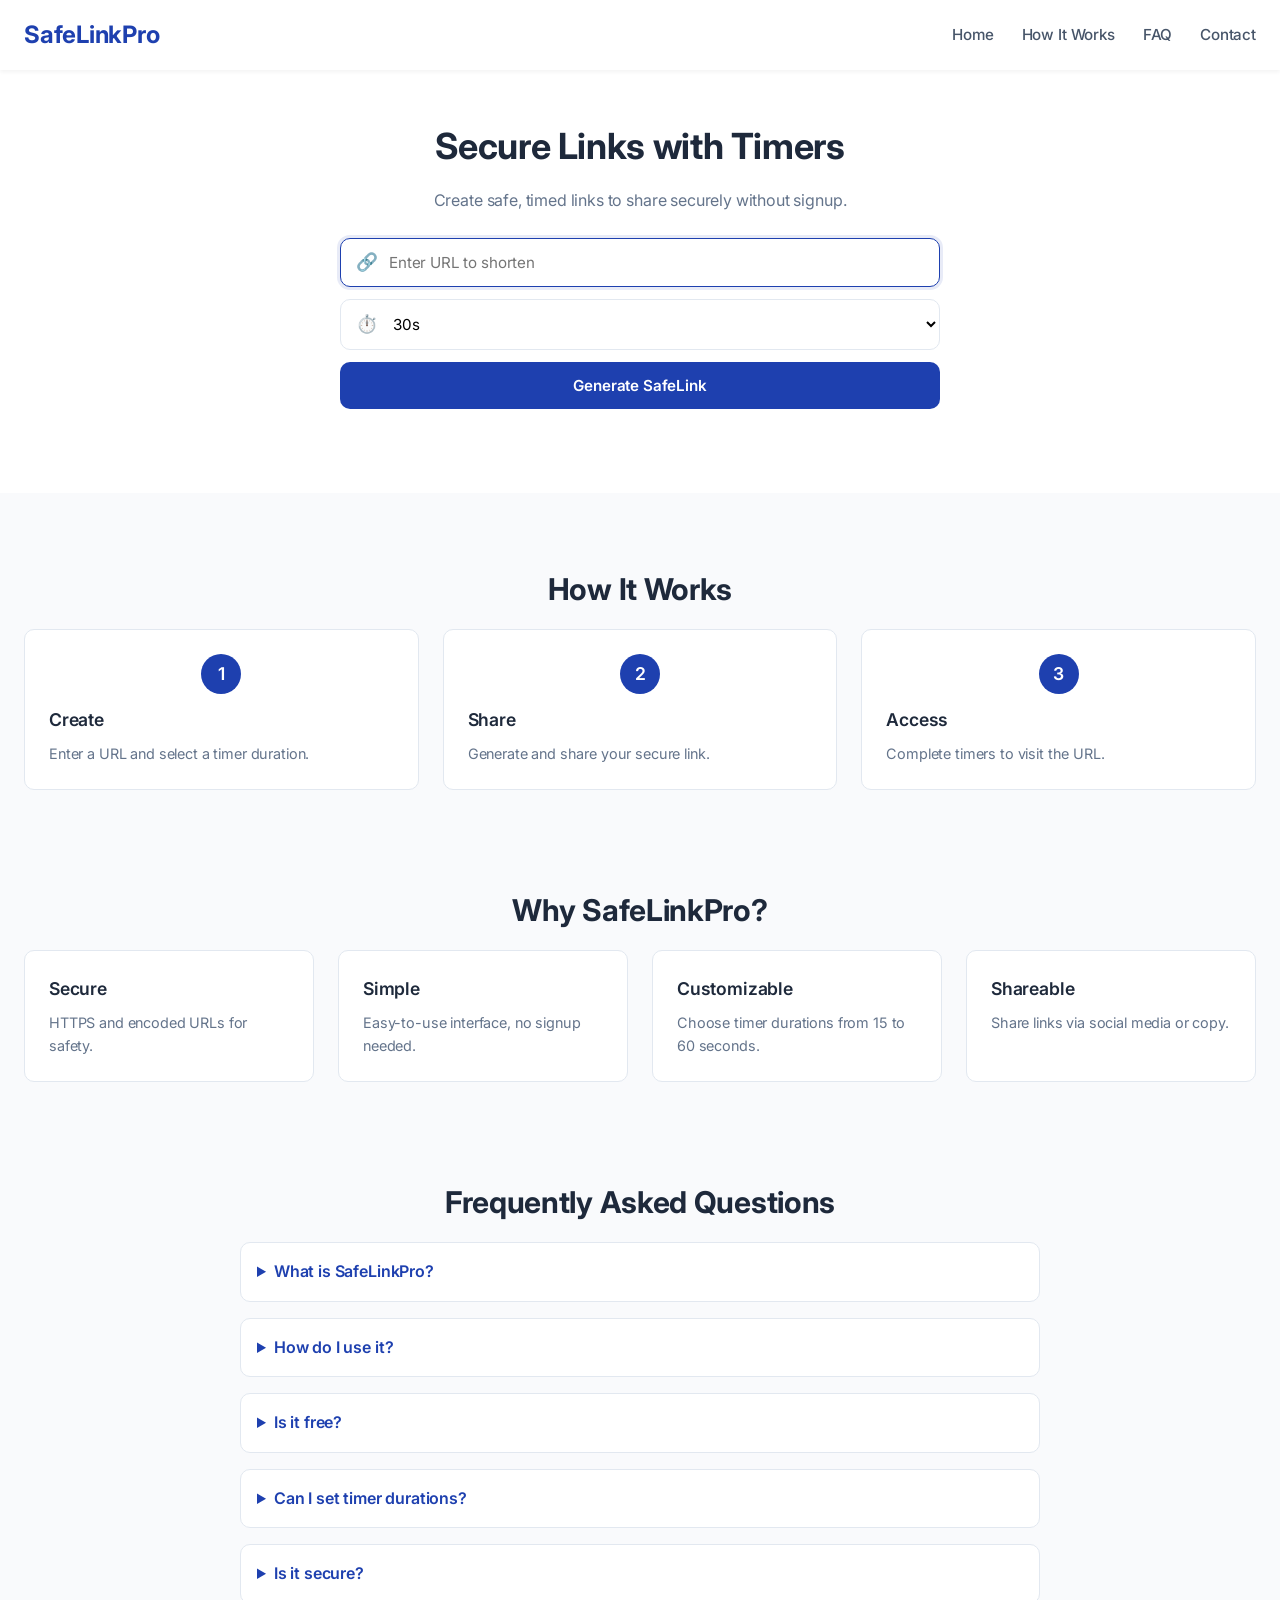
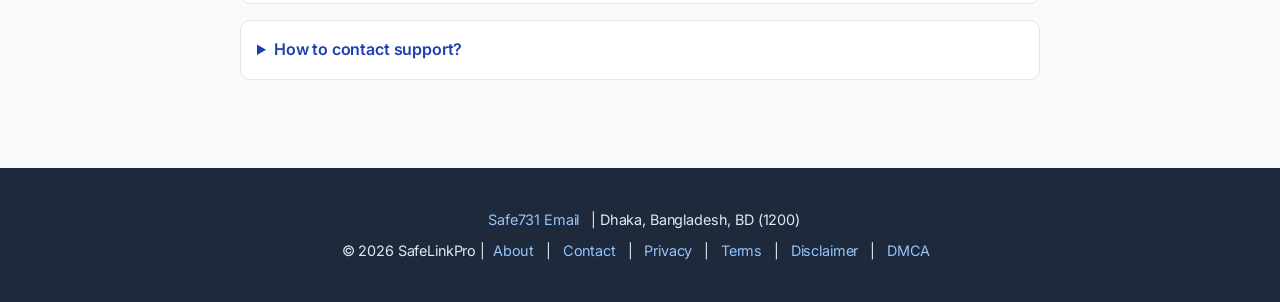
<file: index.html>
<!DOCTYPE html>
<html lang="en" itemscope itemtype="https://schema.org/WebApplication">
<head>
    <meta charset="UTF-8">
    <meta name="viewport" content="width=device-width, initial-scale=1.0">
    <meta name="description" content="SafeLinkPro creates secure, timed links for safe sharing without signup.">
    <meta name="keywords" content="SafeLink, secure links, timed redirects, URL shortener">
    <meta name="author" content="Techlystb">
    <title>SafeLinkPro - Secure Links</title>
    <link href="https://fonts.googleapis.com/css2?family=Inter:wght@400;500;600;700&display=swap" rel="stylesheet">
    <link rel="stylesheet" href="styles.css">
    <script async src="https://pagead2.googlesyndication.com/pagead/js/adsbygoogle.js?client=ca-pub-0000000000000000" crossorigin="anonymous"></script>
    <script type="application/ld+json">
{
  "@context": "https://schema.org",
  "@type": "WebApplication",
  "name": "Techlystb SafeLink",
  "description": "Techlystb দ্বারা তৈরি একটি safelink system যেখানে secure ও timed link তৈরি করা যায় সহজে এবং দ্রুত।",
  "url": "https://techlystb.blogspot.com",
  "applicationCategory": "Utility",
  "operatingSystem": "All",
  "offers": {
    "@type": "Offer",
    "price": "0",
    "priceCurrency": "USD"
  },
  "creator": {
    "@type": "Organization",
    "name": "Techlystb",
    "url": "https://techlystb.blogspot.com",
    "contactPoint": {
      "@type": "ContactPoint",
      "contactType": "Customer Support",
      "areaServed": "Global",
      "availableLanguage": ["English", "Bengali"]
    }
  },
  "featureList": [
    "Secure link generation",
    "Timed redirect system",
    "Safe browsing experience",
    "No signup required"
  ]
}
</script>

</head>
<body>
    <header>
        <nav aria-label="Main navigation">
            <div class="logo" itemprop="name">SafeLinkPro</div>
            <div class="nav-links">
                <a href="#hero" class="active" aria-current="page">Home</a>
                <a href="#how-it-works">How It Works</a>
                <a href="#faq">FAQ</a>
                <a href="#contact">Contact</a>
            </div>
        </nav>
    </header>

    <section id="header-timer" class="timer-section" aria-hidden="true">
        <p>Checking link... <span id="header-timer-count">30</span>s</p>
        <div id="header-spinner" class="loading-spinner" role="status" aria-label="Loading"></div>
        <p id="header-timer-text" style="display: none;">Please wait</p>
        <button id="robot-button" class="cta-button" aria-label="Verify not a robot">I'm not a robot</button>
    </section>

    <section id="hero" class="hero" itemscope itemtype="https://schema.org/WebPageElement">
        <div class="hero-content" itemprop="mainContentOfPage">
            <h1>Secure Links with Timers</h1>
            <p>Create safe, timed links to share securely without signup.</p>
            <div class="url-input">
                <div class="input-group">
                    <span class="input-icon" aria-hidden="true">🔗</span>
                    <input type="url" id="destination-url" placeholder="Enter URL to shorten" aria-label="URL to shorten" required>
                </div>
                <div class="input-group">
                    <span class="input-icon" aria-hidden="true">⏱️</span>
                    <select id="timer-duration" aria-label="Select timer duration">
                        <option value="15">15s</option>
                        <option value="30" selected>30s</option>
                        <option value="45">45s</option>
                        <option value="60">60s</option>
                    </select>
                </div>
                <button class="cta-button" onclick="generateSafeLink()" aria-label="Generate SafeLink">Generate SafeLink</button>
                <div id="safelink-output" style="display: none;">
                    <input id="safelink-text" readonly aria-label="Generated SafeLink">
                </div>
                <button id="copy-button" class="copy-button" onclick="copySafeLink()" style="display: none;" aria-label="Copy SafeLink">Copy Link</button>
                <button id="share-toggle" class="share-toggle" onclick="toggleShare()" style="display: none;" aria-label="Toggle share options">Share Link</button>
                <div id="social-share" class="social-share" style="display: none;">
                    <button class="share-button twitter" onclick="shareOnTwitter()" aria-label="Share on Twitter">Share on Twitter</button>
                    <button class="share-button whatsapp" onclick="shareOnWhatsApp()" aria-label="Share on WhatsApp">Share on WhatsApp</button>
                    <button class="share-button linkedin" onclick="shareOnLinkedIn()" aria-label="Share on LinkedIn">Share on LinkedIn</button>
                </div>
                <div id="error-message" class="error-message" role="alert"></div>
            </div>
        </div>
    </section>

    <section id="how-it-works" class="how-it-works" itemscope itemtype="https://schema.org/WebPageElement">
        <h2 itemprop="name">How It Works</h2>
        <div class="steps-container">
            <div class="step" itemscope itemtype="https://schema.org/HowToStep">
                <div class="step-icon">1</div>
                <h3 itemprop="name">Create</h3>
                <p itemprop="description">Enter a URL and select a timer duration.</p>
            </div>
            <div class="step" itemscope itemtype="https://schema.org/HowToStep">
                <div class="step-icon">2</div>
                <h3 itemprop="name">Share</h3>
                <p itemprop="description">Generate and share your secure link.</p>
            </div>
            <div class="step" itemscope itemtype="https://schema.org/HowToStep">
                <div class="step-icon">3</div>
                <h3 itemprop="name">Access</h3>
                <p itemprop="description">Complete timers to visit the URL.</p>
            </div>
        </div>
    </section>

    <section id="middle-timer" class="timer-section" aria-hidden="true">
        <p>Verifying... <span id="middle-timer-count">30</span>s</p>
        <div id="middle-spinner" class="loading-spinner" role="status" aria-label="Verifying"></div>
        <p id="middle-timer-text" style="display: none;">Please wait</p>
        <button id="verify-button" class="cta-button" aria-label="Verify link">Verify</button>
    </section>

    <section id="features" class="features" itemscope itemtype="https://schema.org/WebPageElement">
        <h2 itemprop="name">Why SafeLinkPro?</h2>
        <div class="feature-grid">
            <div class="feature-card" itemscope itemtype="https://schema.org/Feature">
                <h3 itemprop="name">Secure</h3>
                <p itemprop="description">HTTPS and encoded URLs for safety.</p>
            </div>
            <div class="feature-card" itemscope itemtype="https://schema.org/Feature">
                <h3 itemprop="name">Simple</h3>
                <p itemprop="description">Easy-to-use interface, no signup needed.</p>
            </div>
            <div class="feature-card" itemscope itemtype="https://schema.org/Feature">
                <h3 itemprop="name">Customizable</h3>
                <p itemprop="description">Choose timer durations from 15 to 60 seconds.</p>
            </div>
            <div class="feature-card" itemscope itemtype="https://schema.org/Feature">
                <h3 itemprop="name">Shareable</h3>
                <p itemprop="description">Share links via social media or copy.</p>
            </div>
        </div>
    </section>

    <section id="destination-section" class="timer-section" aria-hidden="true">
        <p>Ready in <span id="footer-timer-count">30</span>s</p>
        <div id="footer-spinner" class="loading-spinner" role="status" aria-label="Preparing link"></div>
        <p id="footer-timer-text" style="display: none;">Almost there</p>
        <button id="ready-button" class="cta-button" aria-label="Ready to visit">I'm Ready</button>
        <a id="destination-link" class="destination-link" itemprop="url">Visit Destination</a>
    </section>

    <section id="faq" class="faq" itemscope itemtype="https://schema.org/FAQPage">
        <h2>Frequently Asked Questions</h2>
        <div class="faq-container">
            <details class="faq-item" itemscope itemtype="https://schema.org/Question">
                <summary itemprop="name">What is SafeLinkPro?</summary>
                <p itemprop="acceptedAnswer" itemtype="https://schema.org/Answer">SafeLinkPro creates secure, timed links that you can share with anyone.</p>
            </details>
            <details class="faq-item" itemscope itemtype="https://schema.org/Question">
                <summary itemprop="name">How do I use it?</summary>
                <p itemprop="acceptedAnswer" itemtype="https://schema.org/Answer">Enter a URL, choose a timer duration, generate a SafeLink, and share it.</p>
            </details>
            <details class="faq-item" itemscope itemtype="https://schema.org/Question">
                <summary itemprop="name">Is it free?</summary>
                <p itemprop="acceptedAnswer" itemtype="https://schema.org/Answer">Yes, SafeLinkPro is completely free to use.</p>
            </details>
            <details class="faq-item" itemscope itemtype="https://schema.org/Question">
                <summary itemprop="name">Can I set timer durations?</summary>
                <p itemprop="acceptedAnswer" itemtype="https://schema.org/Answer">Yes, choose from 15, 30, 45, or 60 seconds.</p>
            </details>
            <details class="faq-item" itemscope itemtype="https://schema.org/Question">
                <summary itemprop="name">Is it secure?</summary>
                <p itemprop="acceptedAnswer" itemtype="https://schema.org/Answer">SafeLinkPro uses HTTPS and encoded URLs with no data storage.</p>
            </details>
            <details class="faq-item" itemscope itemtype="https://schema.org/Question">
                <summary itemprop="name">How to contact support?</summary>
                <p itemprop="acceptedAnswer" itemtype="https://schema.org/Answer">Email freeprivacypolicygeneratortool@gmail.com or write to It Is Unique Official, Parbhani, Maharashtra, India (PIN: 431401).</p>
            </details>
        </div>
    </section>

    <!--[ <div class="ad-slot" aria-hidden="true">Advertisement</div> ]-->

    <footer id="contact" itemscope itemtype="https://schema.org/Organization">
        <p><a href="mailto:riazart3@gmail.com" itemprop="email">Safe731 Email</a> | <span itemprop="address" itemscope itemtype="https://schema.org/PostalAddress"><span itemprop="addressLocality">Dhaka</span>, <span itemprop="addressRegion">Bangladesh</span>, <span itemprop="addressCountry">BD</span> (<span itemprop="postalCode">1200</span>)</span></p>
        <p>© 2026 <span itemprop="name">SafeLinkPro</span> |<a href="about.html">About</a> |
<a href="contact.html">Contact</a> |
<a href="privacy.html">Privacy</a> |
<a href="terms.html">Terms</a> |
<a href="disclaimer.html">Disclaimer</a> |
<a href="dmca.html">DMCA</a>

    </footer>

    <div id="toast" class="toast" role="alert"></div>

    <script src="script.js"></script>
</body>
</html>
</file>
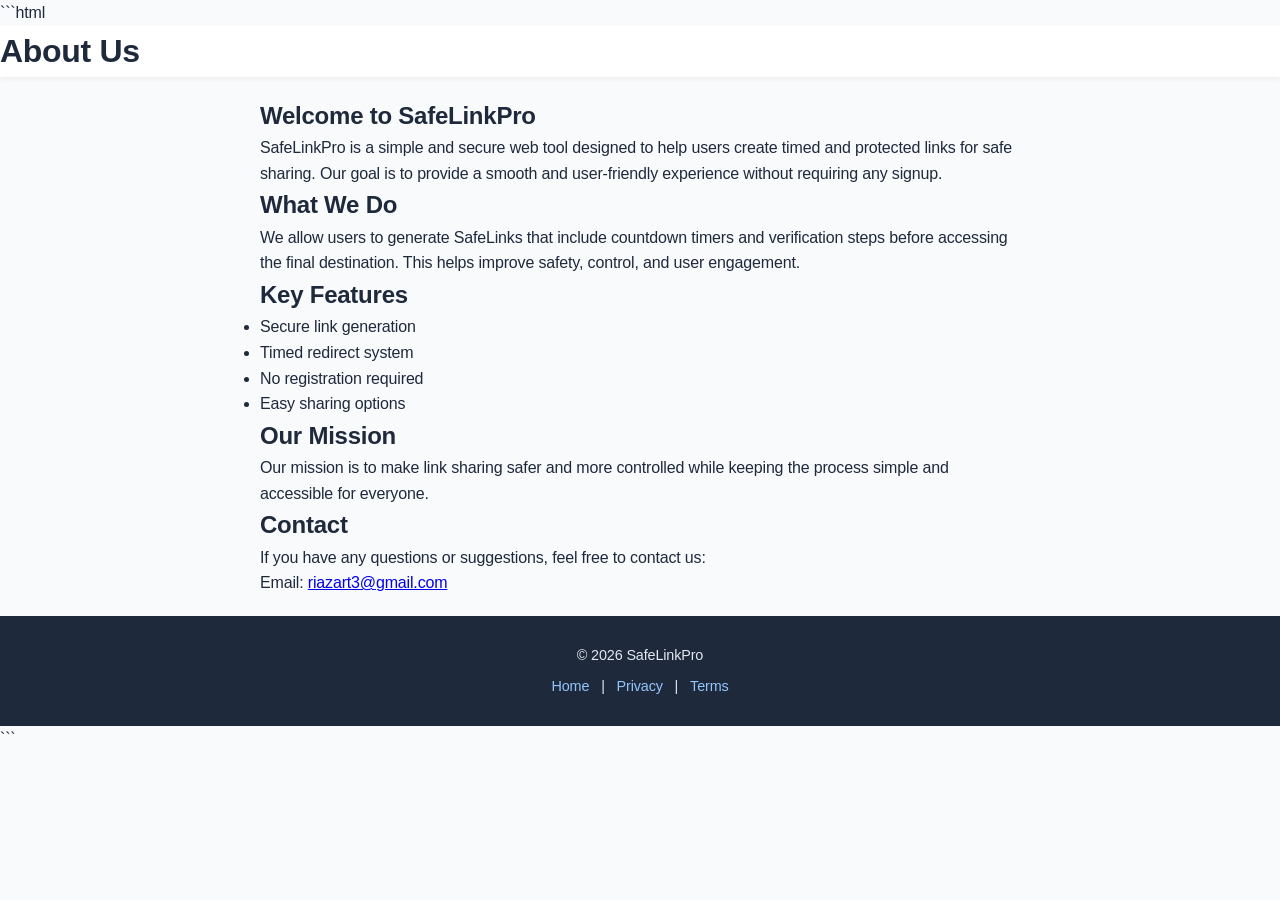
<file: about.html>
```html
<!DOCTYPE html>
<html lang="en">
<head>
  <meta charset="UTF-8">
  <meta name="viewport" content="width=device-width, initial-scale=1.0">
  <title>About - SafeLinkPro</title>
  <link rel="stylesheet" href="styles.css">
</head>

<body>

<header>
  <h1>About Us</h1>
</header>

<main style="max-width:800px;margin:auto;padding:20px;line-height:1.6;">

  <h2>Welcome to SafeLinkPro</h2>
  <p>
    SafeLinkPro is a simple and secure web tool designed to help users create timed and protected links 
    for safe sharing. Our goal is to provide a smooth and user-friendly experience without requiring any signup.
  </p>

  <h2>What We Do</h2>
  <p>
    We allow users to generate SafeLinks that include countdown timers and verification steps before accessing the final destination. 
    This helps improve safety, control, and user engagement.
  </p>

  <h2>Key Features</h2>
  <ul>
    <li>Secure link generation</li>
    <li>Timed redirect system</li>
    <li>No registration required</li>
    <li>Easy sharing options</li>
  </ul>

  <h2>Our Mission</h2>
  <p>
    Our mission is to make link sharing safer and more controlled while keeping the process simple and accessible for everyone.
  </p>

  <h2>Contact</h2>
  <p>
    If you have any questions or suggestions, feel free to contact us:
  </p>
  <p>Email: <a href="mailto:riazart3@gmail.com">riazart3@gmail.com</a></p>

</main>

<footer style="text-align:center;padding:20px;">
  <p>© 2026 SafeLinkPro</p>
  <p>
    <a href="index.html">Home</a> |
    <a href="privacy.html">Privacy</a> |
    <a href="terms.html">Terms</a>
  </p>
</footer>

</body>
</html>
```
</file>
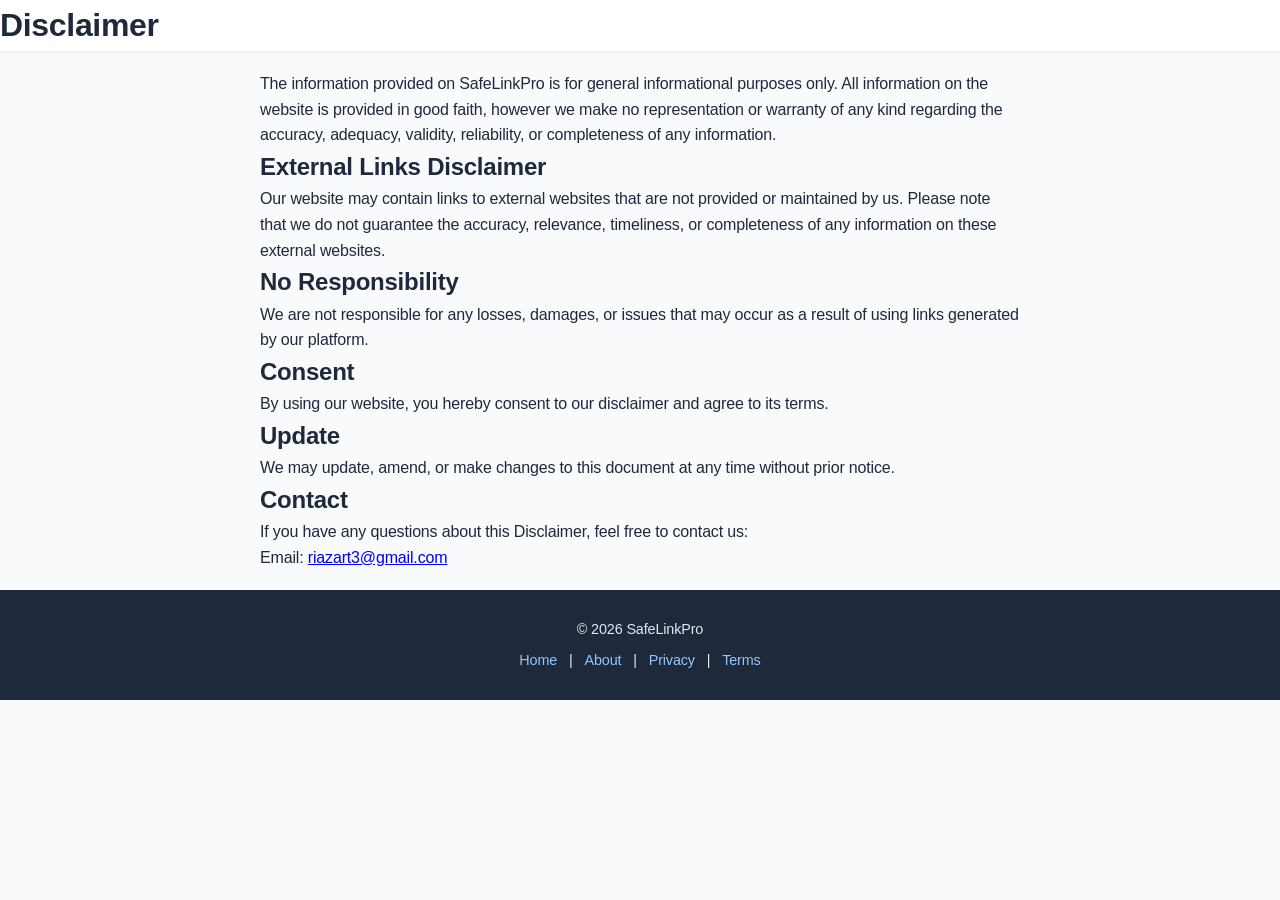
<file: disclaimer.html>
<!DOCTYPE html>
<html lang="en">
<head>
  <meta charset="UTF-8">
  <meta name="viewport" content="width=device-width, initial-scale=1.0">
  <title>Disclaimer - SafeLinkPro</title>
  <link rel="stylesheet" href="styles.css">
</head>

<body>

<header>
  <h1>Disclaimer</h1>
</header>

<main style="max-width:800px;margin:auto;padding:20px;line-height:1.6;">

  <p>
    The information provided on SafeLinkPro is for general informational purposes only. 
    All information on the website is provided in good faith, however we make no representation 
    or warranty of any kind regarding the accuracy, adequacy, validity, reliability, or completeness of any information.
  </p>

  <h2>External Links Disclaimer</h2>
  <p>
    Our website may contain links to external websites that are not provided or maintained by us. 
    Please note that we do not guarantee the accuracy, relevance, timeliness, or completeness of any information on these external websites.
  </p>

  <h2>No Responsibility</h2>
  <p>
    We are not responsible for any losses, damages, or issues that may occur as a result of using links generated by our platform.
  </p>

  <h2>Consent</h2>
  <p>
    By using our website, you hereby consent to our disclaimer and agree to its terms.
  </p>

  <h2>Update</h2>
  <p>
    We may update, amend, or make changes to this document at any time without prior notice.
  </p>

  <h2>Contact</h2>
  <p>
    If you have any questions about this Disclaimer, feel free to contact us:
  </p>

  <p>Email: <a href="mailto:riazart3@gmail.com">riazart3@gmail.com</a></p>

</main>

<footer style="text-align:center;padding:20px;">
  <p>© 2026 SafeLinkPro</p>
  <p>
    <a href="index.html">Home</a> |
    <a href="about.html">About</a> |
    <a href="privacy.html">Privacy</a> |
    <a href="terms.html">Terms</a>
  </p>
</footer>

</body>
</html>
</file>
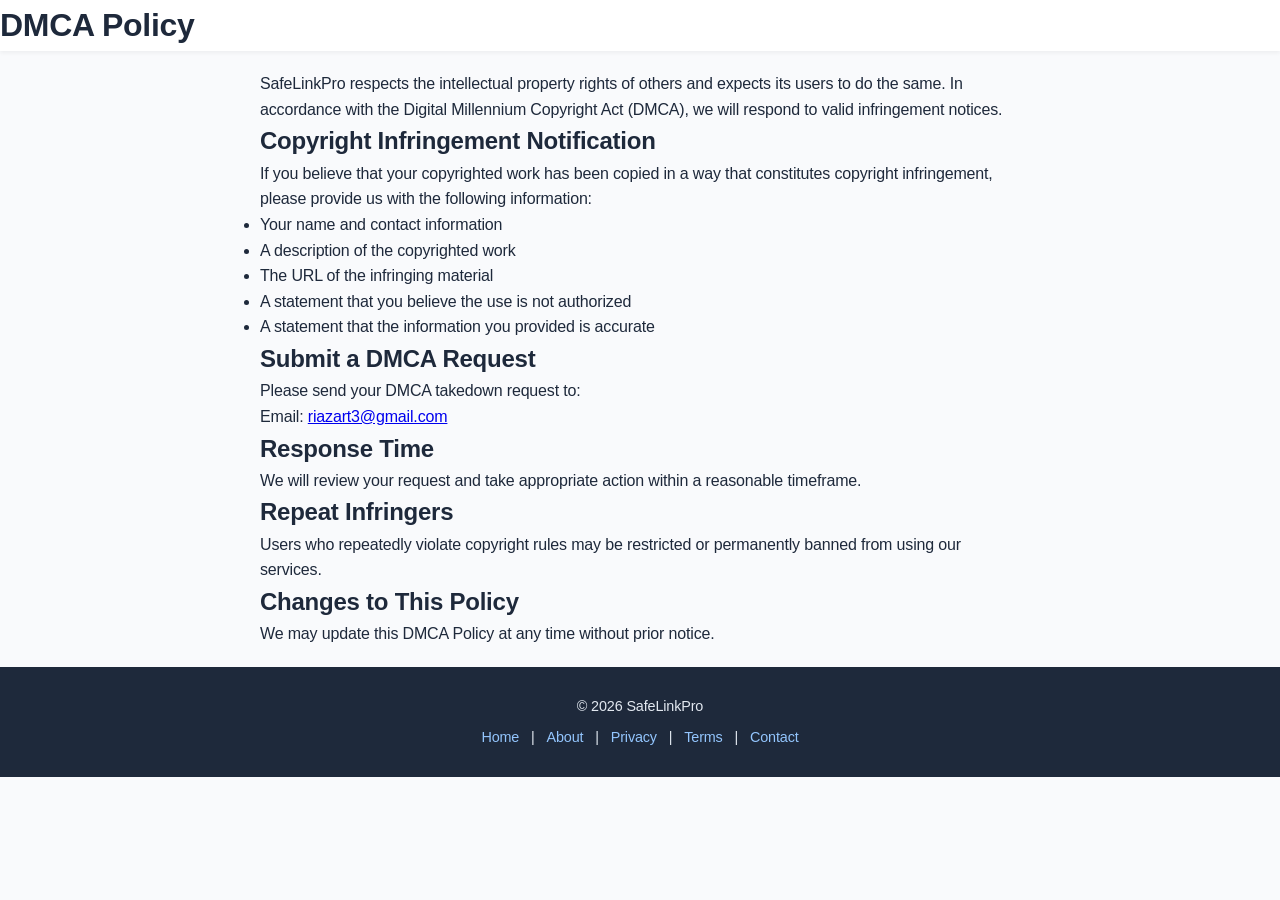
<file: dmca.html>
<!DOCTYPE html>
<html lang="en">
<head>
  <meta charset="UTF-8">
  <meta name="viewport" content="width=device-width, initial-scale=1.0">
  <title>DMCA Policy - SafeLinkPro</title>
  <link rel="stylesheet" href="styles.css">
</head>

<body>

<header>
  <h1>DMCA Policy</h1>
</header>

<main style="max-width:800px;margin:auto;padding:20px;line-height:1.6;">

  <p>
    SafeLinkPro respects the intellectual property rights of others and expects its users to do the same. 
    In accordance with the Digital Millennium Copyright Act (DMCA), we will respond to valid infringement notices.
  </p>

  <h2>Copyright Infringement Notification</h2>
  <p>
    If you believe that your copyrighted work has been copied in a way that constitutes copyright infringement, 
    please provide us with the following information:
  </p>

  <ul>
    <li>Your name and contact information</li>
    <li>A description of the copyrighted work</li>
    <li>The URL of the infringing material</li>
    <li>A statement that you believe the use is not authorized</li>
    <li>A statement that the information you provided is accurate</li>
  </ul>

  <h2>Submit a DMCA Request</h2>
  <p>
    Please send your DMCA takedown request to:
  </p>

  <p>Email: <a href="mailto:riazart3@gmail.com">riazart3@gmail.com</a></p>

  <h2>Response Time</h2>
  <p>
    We will review your request and take appropriate action within a reasonable timeframe.
  </p>

  <h2>Repeat Infringers</h2>
  <p>
    Users who repeatedly violate copyright rules may be restricted or permanently banned from using our services.
  </p>

  <h2>Changes to This Policy</h2>
  <p>
    We may update this DMCA Policy at any time without prior notice.
  </p>

</main>

<footer style="text-align:center;padding:20px;">
  <p>© 2026 SafeLinkPro</p>
  <p>
    <a href="index.html">Home</a> |
    <a href="about.html">About</a> |
    <a href="privacy.html">Privacy</a> |
    <a href="terms.html">Terms</a> |
    <a href="contact.html">Contact</a>
  </p>
</footer>

</body>
</html>
</file>
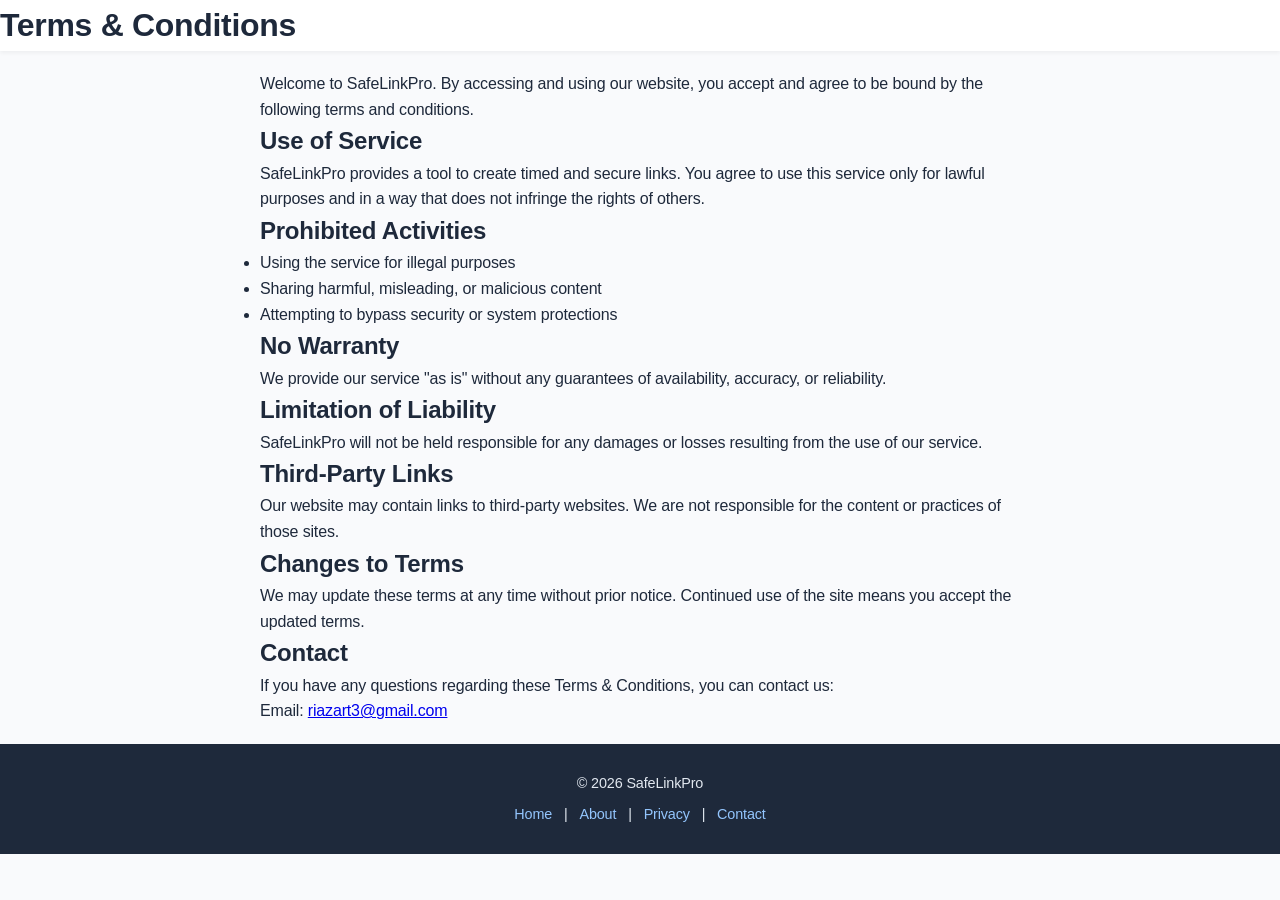
<file: terms.html>
<!DOCTYPE html>
<html lang="en">
<head>
  <meta charset="UTF-8">
  <meta name="viewport" content="width=device-width, initial-scale=1.0">
  <title>Terms & Conditions - SafeLinkPro</title>
  <link rel="stylesheet" href="styles.css">
</head>

<body>

<header>
  <h1>Terms & Conditions</h1>
</header>

<main style="max-width:800px;margin:auto;padding:20px;line-height:1.6;">

  <p>
    Welcome to SafeLinkPro. By accessing and using our website, you accept and agree 
    to be bound by the following terms and conditions.
  </p>

  <h2>Use of Service</h2>
  <p>
    SafeLinkPro provides a tool to create timed and secure links. You agree to use this service 
    only for lawful purposes and in a way that does not infringe the rights of others.
  </p>

  <h2>Prohibited Activities</h2>
  <ul>
    <li>Using the service for illegal purposes</li>
    <li>Sharing harmful, misleading, or malicious content</li>
    <li>Attempting to bypass security or system protections</li>
  </ul>

  <h2>No Warranty</h2>
  <p>
    We provide our service "as is" without any guarantees of availability, accuracy, or reliability.
  </p>

  <h2>Limitation of Liability</h2>
  <p>
    SafeLinkPro will not be held responsible for any damages or losses resulting from the use of our service.
  </p>

  <h2>Third-Party Links</h2>
  <p>
    Our website may contain links to third-party websites. We are not responsible for the content or practices of those sites.
  </p>

  <h2>Changes to Terms</h2>
  <p>
    We may update these terms at any time without prior notice. Continued use of the site means you accept the updated terms.
  </p>

  <h2>Contact</h2>
  <p>
    If you have any questions regarding these Terms & Conditions, you can contact us:
  </p>

  <p>Email: <a href="mailto:riazart3@gmail.com">riazart3@gmail.com</a></p>

</main>

<footer style="text-align:center;padding:20px;">
  <p>© 2026 SafeLinkPro</p>
  <p>
    <a href="index.html">Home</a> |
    <a href="about.html">About</a> |
    <a href="privacy.html">Privacy</a> |
    <a href="contact.html">Contact</a>
  </p>
</footer>

</body>
</html>
</file>
<file: styles.css>
* {
    margin: 0;
    padding: 0;
    box-sizing: border-box;
    font-family: 'Inter', -apple-system, BlinkMacSystemFont, 'Segoe UI', Roboto, sans-serif;
    letter-spacing: -0.01em;
}

body {
    background: #f9fafc;
    color: #1e293b;
    line-height: 1.6;
}

header {
    background: #ffffff;
    box-shadow: 0 2px 4px rgba(0,0,0,0.05);
    position: sticky;
    top: 0;
    z-index: 100;
}

nav {
    max-width: 1280px;
    margin: 0 auto;
    padding: 1rem 1.5rem;
    display: flex;
    justify-content: space-between;
    align-items: center;
}

.logo {
    font-size: 1.5rem;
    font-weight: 700;
    color: #1e40af;
}

.nav-links a {
    margin-left: 1.5rem;
    text-decoration: none;
    color: #475569;
    font-weight: 500;
    font-size: 0.95rem;
    transition: color 0.2s ease;
}

.nav-links a:hover, .nav-links a.active {
    color: #1e40af;
}

.timer-section {
    background: #f1f5f9;
    padding: 1.5rem;
    text-align: center;
    display: none;
    margin: 1rem auto;
    max-width: 600px;
    border-radius: 10px;
}

.timer-section.active {
    display: block;
}

.timer-section p {
    font-size: 1.2rem;
    font-weight: 600;
    color: #1e40af;
    margin: 0.75rem 0;
}

.loading-spinner {
    border: 3px solid #e2e8f0;
    border-top: 3px solid #1e40af;
    border-radius: 50%;
    width: 24px;
    height: 24px;
    animation: spin 0.8s ease-in-out infinite;
    margin: 0.75rem auto;
}

@keyframes spin {
    0% { transform: rotate(0deg); }
    100% { transform: rotate(360deg); }
}

.hero {
    padding: 3rem 1.5rem;
    text-align: center;
    background: #ffffff;
}

.hero-content h1 {
    font-size: 2.25rem;
    font-weight: 700;
    margin-bottom: 0.75rem;
    color: #1e293b;
}

.hero-content p {
    font-size: 1rem;
    max-width: 600px;
    margin: 0 auto 1.5rem;
    color: #64748b;
}

.url-input {
    display: flex;
    flex-direction: column;
    gap: 0.75rem;
    max-width: 600px;
    margin: 0 auto;
}

.input-group {
    position: relative;
    width: 100%;
}

.input-icon {
    position: absolute;
    left: 1rem;
    top: 50%;
    transform: translateY(-50%);
    color: #94a3b8;
    font-size: 1.1rem;
}

.url-input input, .url-input select {
    width: 100%;
    padding: 0.875rem 1rem 0.875rem 3rem;
    font-size: 0.95rem;
    border: 1px solid #e2e8f0;
    border-radius: 10px;
    background: #ffffff;
    transition: border-color 0.2s ease, box-shadow 0.2s ease;
}

.url-input select {
    padding-left: 3rem;
}

.url-input input:focus, .url-input select:focus {
    border-color: #1e40af;
    box-shadow: 0 0 0 3px rgba(30,64,175,0.1);
    outline: none;
}

.safelink-output input {
    padding: 0.875rem;
    background: #f1f5f9;
    cursor: default;
}

.cta-button, .share-toggle, .copy-button {
    width: 100%;
    padding: 0.875rem;
    background: #1e40af;
    color: #ffffff;
    border: none;
    border-radius: 10px;
    font-weight: 600;
    font-size: 0.95rem;
    cursor: pointer;
    transition: background-color 0.2s ease, transform 0.1s ease;
}

.cta-button:hover, .share-toggle:hover, .copy-button:hover {
    background: #2563eb;
    transform: translateY(-2px);
}

.share-toggle {
    background: #64748b;
}

.share-toggle:hover {
    background: #475569;
}

.social-share {
    display: flex;
    flex-direction: column;
    gap: 0.75rem;
    margin-top: 0.75rem;
}

.share-button {
    width: 100%;
    padding: 0.875rem;
    color: #ffffff;
    border: none;
    border-radius: 10px;
    font-size: 0.95rem;
    font-weight: 500;
    cursor: pointer;
    transition: background-color 0.2s ease, transform 0.1s ease;
}

.share-button.twitter {
    background: #1da1f2;
}

.share-button.twitter:hover {
    background: #3b82f6;
}

.share-button.whatsapp {
    background: #25d366;
}

.share-button.whatsapp:hover {
    background: #22c55e;
}

.share-button.linkedin {
    background: #0a66c2;
}

.share-button.linkedin:hover {
    background: #2563eb;
}

.error-message {
    color: #dc2626;
    font-size: 0.9rem;
    margin: 0.75rem 0;
    text-align: center;
    opacity: 0;
    transition: opacity 0.3s ease;
}

.error-message.visible {
    opacity: 1;
}

.how-it-works, .features, .faq {
    max-width: 1280px;
    margin: 3rem auto;
    padding: 1.5rem;
}

.how-it-works h2, .features h2, .faq h2 {
    font-size: 1.875rem;
    font-weight: 700;
    color: #1e293b;
    margin-bottom: 1rem;
    text-align: center;
}

.steps-container {
    display: grid;
    grid-template-columns: repeat(auto-fit, minmax(200px, 1fr));
    gap: 1.5rem;
    justify-content: center;
}

.step {
    padding: 1.5rem;
    background: #ffffff;
    border-radius: 10px;
    border: 1px solid #e2e8f0;
    transition: transform 0.2s ease, box-shadow 0.2s ease;
}

.step:hover {
    transform: translateY(-4px);
    box-shadow: 0 4px 12px rgba(0,0,0,0.08);
}

.step-icon {
    width: 40px;
    height: 40px;
    background: #1e40af;
    color: #ffffff;
    border-radius: 50%;
    display: flex;
    align-items: center;
    justify-content: center;
    font-size: 1.1rem;
    font-weight: 600;
    margin: 0 auto 0.75rem;
}

.step h3 {
    font-size: 1.1rem;
    font-weight: 600;
    color: #1e293b;
    margin-bottom: 0.5rem;
}

.step p {
    font-size: 0.9rem;
    color: #64748b;
}

.feature-grid {
    display: grid;
    grid-template-columns: repeat(auto-fit, minmax(200px, 1fr));
    gap: 1.5rem;
}

.feature-card {
    background: #ffffff;
    padding: 1.5rem;
    border-radius: 10px;
    border: 1px solid #e2e8f0;
    transition: transform 0.2s ease, box-shadow 0.2s ease;
}

.feature-card:hover {
    transform: translateY(-4px);
    box-shadow: 0 4px 12px rgba(0,0,0,0.08);
}

.feature-card h3 {
    font-size: 1.1rem;
    font-weight: 600;
    color: #1e293b;
    margin-bottom: 0.5rem;
}

.feature-card p {
    font-size: 0.9rem;
    color: #64748b;
}

.faq-container {
    max-width: 800px;
    margin: 0 auto;
}

.faq-item {
    margin-bottom: 1rem;
    border-radius: 10px;
    overflow: hidden;
    background: #ffffff;
    border: 1px solid #e2e8f0;
}

.faq-item summary {
    padding: 1rem;
    font-weight: 600;
    font-size: 1rem;
    cursor: pointer;
    color: #1e40af;
    transition: background-color 0.2s ease;
}

.faq-item summary:hover {
    background: #f1f5f9;
}

.faq-item p {
    padding: 0 1rem 1rem;
    font-size: 0.9rem;
    color: #64748b;
}

.ad-slot {
    background: #e2e8f0;
    text-align: center;
    color: #64748b;
}

.destination-link {
    display: none;
    width: 100%;
    max-width: 600px;
    padding: 0.875rem;
    background: #22c55e;
    color: #ffffff;
    text-decoration: none;
    border-radius: 10px;
    font-weight: 600;
    font-size: 0.95rem;
    margin: 1rem auto;
    text-align: center;
    transition: background-color 0.2s ease, transform 0.1s ease;
}

.destination-link:hover {
    background: #16a34a;
    transform: translateY(-2px);
}

.destination-link.visible {
    display: inline-block;
}

footer {
    background: #1e293b;
    color: #e2e8f0;
    text-align: center;
    padding: 2rem 1.5rem;
    font-size: 0.9rem;
}

footer a {
    color: #93c5fd;
    text-decoration: none;
    margin: 0 0.5rem;
    transition: color 0.2s ease;
}

footer a:hover {
    color: #ffffff;
}

footer p {
    margin: 0.5rem 0;
}

.toast {
    position: fixed;
    bottom: 1.5rem;
    right: 1.5rem;
    background: #1e40af;
    color: #ffffff;
    padding: 0.75rem 1.5rem;
    border-radius: 10px;
    font-size: 0.9rem;
    font-weight: 500;
    z-index: 1000;
    opacity: 0;
    transition: opacity 0.3s ease;
}

.toast.visible {
    opacity: 1;
}

@media (max-width: 1024px) {
    nav {
        padding: 1rem;
    }

    .hero-content h1 {
        font-size: 1.875rem;
    }

    .hero-content p {
        font-size: 0.95rem;
    }

    .steps-container, .feature-grid {
        grid-template-columns: repeat(auto-fit, minmax(180px, 1fr));
    }
}

@media (max-width: 768px) {
    .hero {
        padding: 2rem 1rem;
    }

    .hero-content h1 {
        font-size: 1.5rem;
    }

    .hero-content p {
        font-size: 0.9rem;
    }

    .steps-container, .feature-grid {
        grid-template-columns: 1fr;
    }

    .ad-slot {
        height: 100px;
    }

    .cta-button, .share-toggle, .copy-button, .share-button, .destination-link {
        padding: 0.75rem;
    }
}

@media (max-width: 480px) {
    .logo {
        font-size: 1.25rem;
    }

    .nav-links a {
        margin-left: 1rem;
        font-size: 0.9rem;
    }

    .url-input input, .url-input select, .cta-button, .share-button, .share-toggle, .copy-button {
        font-size: 0.9rem;
        padding: 0.75rem;
    }

    .input-icon {
        left: 0.75rem;
        font-size: 1rem;
    }

    .timer-section p {
        font-size: 1.1rem;
    }

    .url-input {
        gap: 0.5rem;
    }

    .toast {
        bottom: 1rem;
        right: 1rem;
        font-size: 0.85rem;
        padding: 0.5rem 1rem;
    }
}
</file>
